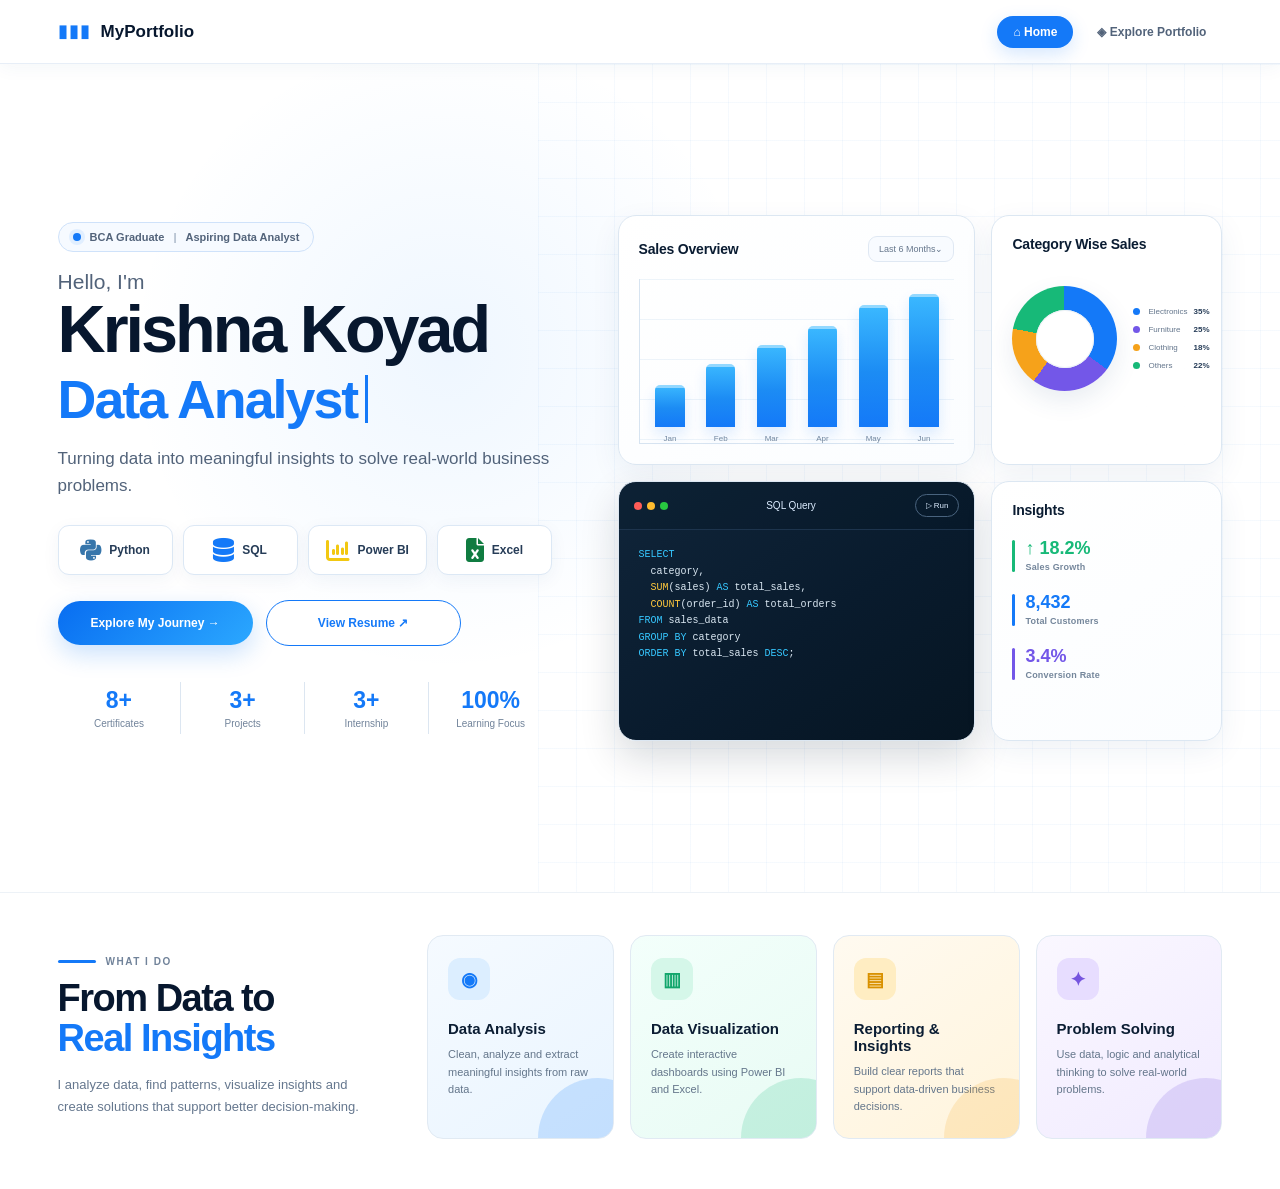
<file: index.html>
<!DOCTYPE html>
<html lang="en">

<head>
    <meta charset="UTF-8">
    <meta name="viewport" content="width=device-width, initial-scale=1.0">

    <title>Data Analyst Portfolio</title>

    <link rel="stylesheet" href="css/style.css">
    <link rel="stylesheet"
      href="https://cdnjs.cloudflare.com/ajax/libs/font-awesome/6.7.2/css/all.min.css">
</head>

<body class="welcome-page">

    <!-- =========================
         TOP NAVIGATION
    ========================== -->

    <header class="top-header">

        <a href="index.html" class="logo">
            <span class="logo-icon">▮▮▮</span>
            <span>MyPortfolio</span>
        </a>

        <nav class="navbar">

            <a href="index.html" class="nav-link active">
                ⌂ Home
            </a>

            <a href="analytics.html" class="nav-link">
    ◈ Explore Portfolio
</a>
        </nav>

    </header>


    <!-- =========================
         WELCOME / HOME
    ========================== -->

    <main>

       <section id="home" class="hero-section">

    <!-- LEFT HERO CONTENT -->

    <div class="hero-content">

        <div class="hero-badge">
            <span></span>
            BCA Graduate
            <b>|</b>
            Aspiring Data Analyst
        </div>

        <p class="hero-hello">
            Hello, I'm
        </p>

        <h1>
            Krishna Koyad
        </h1>

        <h2>
            Data Analyst<span class="typing-line"></span>
        </h2>

        <p class="hero-description">
            Turning data into meaningful insights to solve
            real-world business problems.
        </p>


        <!-- TOOLS -->

        <div class="hero-tools">

    <div class="hero-tool">
        <i class="fa-brands fa-python python-logo"></i>
        Python
    </div>

    <div class="hero-tool">
        <i class="fa-solid fa-database sql-logo"></i>
        SQL
    </div>

    <div class="hero-tool">
        <i class="fa-solid fa-chart-column powerbi-logo"></i>
        Power BI
    </div>

    <div class="hero-tool">
        <i class="fa-solid fa-file-excel excel-logo"></i>
        Excel
    </div>

</div>
        <!-- BUTTONS -->

        <div class="hero-buttons">

            <a href="analytics.html"
               class="primary-btn">
                Explore My Journey →
            </a>

            <a href="resume.pdf"
               target="_blank"
               class="secondary-btn">
                View Resume ↗
            </a>

        </div>


        <!-- QUICK STATS -->

        <div class="hero-stats">

            <div>
                <strong>8+</strong>
                <span>Certificates</span>
            </div>

            <div>
                <strong>3+</strong>
                <span>Projects</span>
            </div>

            <div>
                <strong>3+</strong>
                <span>Internship</span>
            </div>

            <div>
                <strong>100%</strong>
                <span>Learning Focus</span>
            </div>

        </div>

    </div>


    <!-- RIGHT ANALYTICS DASHBOARD -->

    <div class="hero-dashboard">

        <!-- SALES CHART -->

        <div class="dashboard-card sales-card">

            <div class="dashboard-card-header">
                <h3>Sales Overview</h3>
                <span>Last 6 Months⌄</span>
            </div>

            <div class="sales-chart">

                <div class="sales-bar">
                    <span style="height: 28%;"></span>
                    <small>Jan</small>
                </div>

                <div class="sales-bar">
                    <span style="height: 42%;"></span>
                    <small>Feb</small>
                </div>

                <div class="sales-bar">
                    <span style="height: 55%;"></span>
                    <small>Mar</small>
                </div>

                <div class="sales-bar">
                    <span style="height: 68%;"></span>
                    <small>Apr</small>
                </div>

                <div class="sales-bar">
                    <span style="height: 82%;"></span>
                    <small>May</small>
                </div>

                <div class="sales-bar">
                    <span style="height: 95%;"></span>
                    <small>Jun</small>
                </div>

            </div>

        </div>


        <!-- CATEGORY CHART -->

        <div class="dashboard-card category-card">

            <h3>Category Wise Sales</h3>

            <div class="category-content">

                <div class="donut-chart"></div>

                <div class="chart-legend">

                    <p>
                        <span class="blue-dot"></span>
                        Electronics
                        <b>35%</b>
                    </p>

                    <p>
                        <span class="purple-dot"></span>
                        Furniture
                        <b>25%</b>
                    </p>

                    <p>
                        <span class="orange-dot"></span>
                        Clothing
                        <b>18%</b>
                    </p>

                    <p>
                        <span class="green-dot"></span>
                        Others
                        <b>22%</b>
                    </p>

                </div>

            </div>

        </div>


        <!-- SQL CARD -->

        <div class="dashboard-card sql-card">

            <div class="sql-header">

                <div>
                    <i></i>
                    <i></i>
                    <i></i>
                </div>

                <span>SQL Query</span>

                <button type="button">
                    ▷ Run
                </button>

            </div>

            <div class="sql-code">

                <p>
                    <span class="sql-keyword">SELECT</span>
                </p>

                <p>
                    &nbsp;&nbsp;category,
                </p>

                <p>
                    &nbsp;&nbsp;<span class="sql-function">SUM</span>(sales)
                    <span class="sql-keyword">AS</span> total_sales,
                </p>

                <p>
                    &nbsp;&nbsp;<span class="sql-function">COUNT</span>(order_id)
                    <span class="sql-keyword">AS</span> total_orders
                </p>

                <p>
                    <span class="sql-keyword">FROM</span> sales_data
                </p>

                <p>
                    <span class="sql-keyword">GROUP BY</span> category
                </p>

                <p>
                    <span class="sql-keyword">ORDER BY</span>
                    total_sales
                    <span class="sql-keyword">DESC</span>;
                </p>

            </div>

        </div>


        <!-- INSIGHTS -->

        <div class="dashboard-card insights-card">

            <h3>Insights</h3>

            <div class="insight-item">

                <strong class="positive">
                    ↑ 18.2%
                </strong>

                <span>
                    Sales Growth
                </span>

            </div>

            <div class="insight-item">

                <strong>
                    8,432
                </strong>

                <span>
                    Total Customers
                </span>

            </div>

            <div class="insight-item">

                <strong class="purple">
                    3.4%
                </strong>

                <span>
                    Conversion Rate
                </span>

            </div>

        </div>

    </div>

</section>
<!-- =====================================
     WHAT I DO
====================================== -->

<section class="what-i-do-section">

    <div class="what-intro">

        <div class="what-label">
            <span></span>
            WHAT I DO
        </div>

        <h2>
            From Data to
            <span>Real Insights</span>
        </h2>

        <p>
            I analyze data, find patterns, visualize insights
            and create solutions that support better
            decision-making.
        </p>

    </div>


    <div class="what-cards">

        <div class="what-card analysis-card">

            <div class="what-icon">
                ◉
            </div>

            <h3>Data Analysis</h3>

            <p>
                Clean, analyze and extract meaningful
                insights from raw data.
            </p>

        </div>


        <div class="what-card visualization-card">

            <div class="what-icon">
                ▥
            </div>

            <h3>Data Visualization</h3>

            <p>
                Create interactive dashboards using
                Power BI and Excel.
            </p>

        </div>


        <div class="what-card reporting-card">

            <div class="what-icon">
                ▤
            </div>

            <h3>Reporting & Insights</h3>

            <p>
                Build clear reports that support
                data-driven business decisions.
            </p>

        </div>


        <div class="what-card problem-card">

            <div class="what-icon">
                ✦
            </div>

            <h3>Problem Solving</h3>

            <p>
                Use data, logic and analytical thinking
                to solve real-world problems.
            </p>

        </div>

    </div>

</section>
    </main>

</body>

</html>
</file>
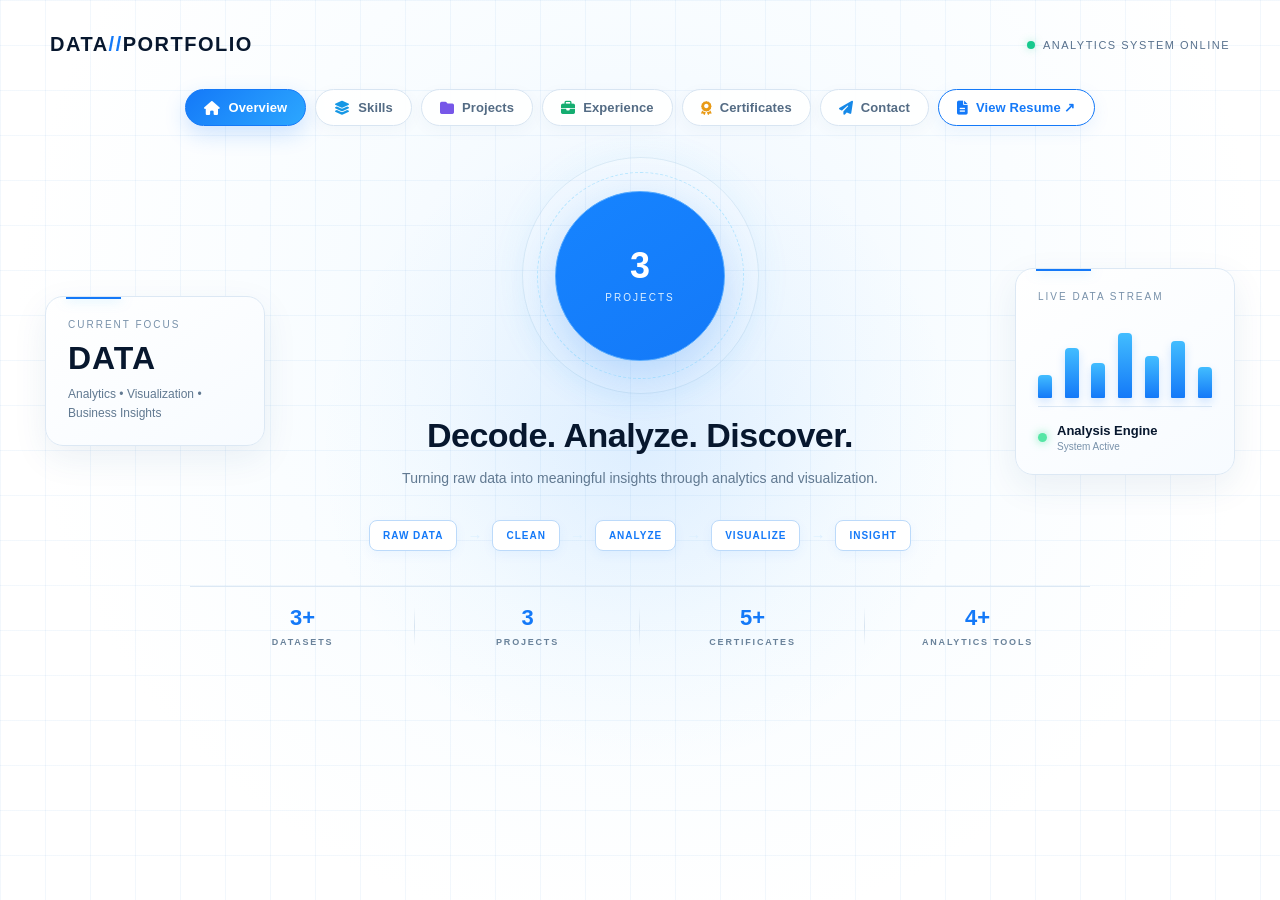
<file: analytics.html>
<!DOCTYPE html>
<html lang="en">

<head>
    <meta charset="UTF-8">

    <meta name="viewport"
          content="width=device-width, initial-scale=1.0">

    <title>Data Analytics Portfolio</title>

    <link rel="stylesheet"
          href="css/analytics.css">
          <link rel="stylesheet"
      href="https://cdnjs.cloudflare.com/ajax/libs/font-awesome/6.7.2/css/all.min.css">
</head>

<body>

    <!-- =====================================
         ANALYTICS COMMAND CENTER
    ====================================== -->

    <main class="analytics-page">

        <div class="analytics-grid"></div>

        <!-- TOP HEADER -->
        <header class="analytics-header">

            <div class="analytics-logo">
                DATA<span>//</span>PORTFOLIO
            </div>

            <div class="system-status">
                <span class="status-dot"></span>
                ANALYTICS SYSTEM ONLINE
            </div>

        </header>


        <!-- NAVIGATION -->
      <nav class="analytics-nav">

    <button class="nav-btn active"
            data-section="overview">
        <i class="fa-solid fa-house"></i>
        Overview
    </button>

    <button class="nav-btn"
            data-section="skills">
        <i class="fa-solid fa-layer-group"></i>
        Skills
    </button>

    <button class="nav-btn"
            data-section="projects">
        <i class="fa-solid fa-folder"></i>
        Projects
    </button>

    <button class="nav-btn"
            data-section="experience">
        <i class="fa-solid fa-briefcase"></i>
        Experience
    </button>

    <button class="nav-btn"
            data-section="certificates">
        <i class="fa-solid fa-award"></i>
        Certificates
    </button>

    <button class="nav-btn"
            data-section="contact">
        <i class="fa-solid fa-paper-plane"></i>
        Contact
    </button>

    <a href="resume.pdf"
       class="nav-btn resume-btn"
       target="_blank">
        <i class="fa-solid fa-file-lines"></i>
        View Resume ↗
    </a>

</nav>

        <!-- MAIN WORKSPACE -->
       <section class="command-center"
         id="overview-section">

            <div class="left-panel">

                <p>Current Focus</p>

                <h2>DATA</h2>

                <span>
                    Analytics • Visualization • Business Insights
                </span>

            </div>


            <div class="analytics-core">

                <div class="core-circle">

                    <strong>3</strong>

                    <span>PROJECTS</span>

                </div>

                <h1>
                    Decode. Analyze. Discover.
                </h1>

                <p>
                    Turning raw data into meaningful insights
                    through analytics and visualization.
                </p>
                <div class="data-pipeline">

    <div class="pipeline-step">
        RAW DATA
    </div>

    <span class="pipeline-arrow">→</span>

    <div class="pipeline-step">
        CLEAN
    </div>

    <span class="pipeline-arrow">→</span>

    <div class="pipeline-step">
        ANALYZE
    </div>

    <span class="pipeline-arrow">→</span>

    <div class="pipeline-step">
        VISUALIZE
    </div>

    <span class="pipeline-arrow">→</span>

    <div class="pipeline-step">
        INSIGHT
    </div>

</div>

            </div>


            <div class="right-panel">

    <p>Live Data Stream</p>

    <div class="live-chart">

        <span></span>
        <span></span>
        <span></span>
        <span></span>
        <span></span>
        <span></span>
        <span></span>

    </div>

    <div class="engine-status">

        <span class="engine-dot"></span>

        <div>
            <h3>Analysis Engine</h3>
            <small>System Active</small>
        </div>

    </div>

</div>
        </section>
        <!-- =====================================
     SKILLS SECTION
====================================== -->

<section class="skills-section"
         id="skills-section">

    <div class="skills-heading">

        <span class="section-code">
            01 // SKILL MATRIX
        </span>

        <h2>Technical Skills</h2>

        <p>
            Technologies and tools I use to transform
            raw data into meaningful business insights.
        </p>

    </div>


   <div class="skills-grid">

    <div class="skill-card">
        <span>01</span>
        <h3>Python</h3>
        <p>Data Analysis & Data Processing</p>
    </div>

    <div class="skill-card">
        <span>02</span>
        <h3>SQL</h3>
        <p>Database Queries & Data Extraction</p>
    </div>

    <div class="skill-card">
        <span>03</span>
        <h3>Power BI</h3>
        <p>Dashboards & Data Visualization</p>
    </div>

    <div class="skill-card">
        <span>04</span>
        <h3>Excel</h3>
        <p>Data Analysis & Reporting</p>
    </div>

    <div class="skill-card">
        <span>05</span>
        <h3>HTML</h3>
        <p>Web Technologies</p>
    </div>

    <div class="skill-card">
        <span>06</span>
        <h3>CSS</h3>
        <p>Web Technologies</p>
    </div>

    <div class="skill-card">
        <span>07</span>
        <h3>MS Word</h3>
        <p>Documentation & Reporting</p>
    </div>

    <div class="skill-card">
        <span>08</span>
        <h3>PowerPoint</h3>
        <p>Presentations</p>
    </div>

</div>
    <div class="skill-card">
        <span>08</span>
        <h3>PowerPoint</h3>
        <p>Presentations</p>
    </div>

</div>


<!-- PROFESSIONAL SKILLS YAHAN ADD KARO -->

<div class="professional-skills">

    <p class="professional-title">
        PROFESSIONAL SKILLS
    </p>

    <div class="professional-skills-row">

        <div class="professional-skill">
            <span>◆</span>
            Logical Thinking
        </div>

        <div class="professional-skill">
            <span>◆</span>
            Problem Solving
        </div>

        <div class="professional-skill">
            <span>◆</span>
            Good Communication
        </div>

    </div>

</div>


</section>
<!-- =====================================
     PROJECTS SECTION
====================================== -->

<section class="projects-section"
         id="projects-section">

    <div class="projects-grid">

    <!-- PROJECT 01 -->

    <div class="project-card">

        <span class="project-number">01</span>

        <h3>Practical Data Analysis</h3>

        <p>
            Performed practical data analysis tasks to gain
            hands-on experience in analyzing and working with data.
        </p>

        <div class="project-tools">
            <span>Data Analysis</span>
        </div>
        <a href="#"
   class="project-view">
    View Project ↗
</a>

    </div>


    <!-- PROJECT 02 -->

    <div class="project-card">

        <span class="project-number">02</span>

        <h3>Deloitte Data Analytics Job Simulation</h3>

        <p>
            Completed a Deloitte job simulation and gained
            exposure to data analytics and forensic technology concepts.
        </p>

        <div class="project-tools">
            <span>Data Analytics</span>
            <span>Forensic Technology</span>
        </div>
        <a href="#"
   class="project-view">
    View Project ↗
</a>

    </div>


    <!-- PROJECT 03 -->

    <div class="project-card">

        <span class="project-number">03</span>

        <h3>Data Analysis with Python</h3>

        <p>
            Completed practical data analysis work during
            the Maincrafts Technology internship.
        </p>

        <div class="project-tools">
            <span>Python</span>
            <span>Data Analysis</span>
        </div>

<a href="#"
   class="project-view">
    View Project ↗
</a>

    </div>

</div>

</section>
<!-- =====================================
     EXPERIENCE SECTION
====================================== -->

<section class="experience-section"
         id="experience-section">

    <div class="experience-heading">

        <span class="section-code">
            03 // CAREER TIMELINE
        </span>

        <h2>Experience</h2>

        <p>
            My professional journey and practical experience
            across data, technology and business environments.
        </p>

    </div>


    <div class="experience-timeline">

        <div class="experience-card">

            <div class="experience-dot"></div>

            <div class="experience-date">
                PRESENT
            </div>

            <div class="experience-content">

                <span>PROFESSIONAL EXPERIENCE</span>

                <h3>Technical Writer</h3>

                <h4>Data Decors</h4>

                <p>
                    Working in a professional environment while
                    developing analytical, technical and
                    problem-solving skills.
                </p>

            </div>

        </div>


        <div class="experience-card">

            <div class="experience-dot"></div>

            <div class="experience-date">
                INTERNSHIP
            </div>

            <div class="experience-content">

                <span>DATA ANALYTICS</span>

                <h3>Data Analytics Intern</h3>

                <h4>Main Craft Technology</h4>

                <p>
                    Gained practical exposure to data analysis,
                    visualization and analytical workflows.
                </p>

            </div>

        </div>

    </div>

</section>
<!-- =====================================
     CERTIFICATES SECTION
====================================== -->

<section class="certificates-section"
         id="certificates-section">

    <div class="certificates-heading">

        <span class="section-code">
            04 // CREDENTIAL VAULT
        </span>

        <h2>Certificates</h2>

        <p>
            Professional certifications and learning achievements
            supporting my journey in data analytics.
        </p>

    </div>


    <div class="certificates-grid">

    <!-- CERTIFICATE 01 -->
    <div class="certificate-card">
        <span class="certificate-number">01</span>

        <div class="certificate-icon">◈</div>

        <h3>Data Analyst</h3>

        <p>OneRoadmap Skill Certification</p>

        <span class="certificate-date">
            July 26, 2026
        </span>

        <a href="certificates/data-analyst.pdf"
           target="_blank"
           class="certificate-view">
            View Certificate ↗
        </a>
    </div>


    <!-- CERTIFICATE 02 -->
    <div class="certificate-card">
        <span class="certificate-number">02</span>

        <div class="certificate-icon">◈</div>

        <h3>Professional Edge Career Essentials</h3>

        <p>NIIT Foundation • Supported by Infosys Foundation</p>

        <span class="certificate-date">
            February 20, 2026
        </span>

        <a href="certificates/career-essentials.pdf"
           target="_blank"
           class="certificate-view">
            View Certificate ↗
        </a>
    </div>


    <!-- CERTIFICATE 03 -->
    <div class="certificate-card">
        <span class="certificate-number">03</span>

        <div class="certificate-icon">◈</div>

        <h3>Web Development Internship</h3>

        <p>Unstop Tech Fair 2025 • Geeks Kepler</p>

        <a href="certificates/web-development.pdf"
           target="_blank"
           class="certificate-view">
            View Certificate ↗
        </a>
    </div>


    <!-- CERTIFICATE 04 -->
    <div class="certificate-card">
        <span class="certificate-number">04</span>

        <div class="certificate-icon">◈</div>

        <h3>QuizOff 2026</h3>

        <p>India's Biggest AI Quiz • CampusCrew</p>

        <span class="certificate-date">
            July 19, 2026
        </span>

        <a href="certificates/quizoff-2026.pdf"
           target="_blank"
           class="certificate-view">
            View Certificate ↗
        </a>
    </div>


    <!-- CERTIFICATE 05 -->
    <div class="certificate-card">
        <span class="certificate-number">05</span>

        <div class="certificate-icon">◈</div>

        <h3>Unstop Quizverse 2026</h3>

        <p>Certificate of Participation • Unstop</p>

        <a href="certificates/unstop-quizverse.pdf"
           target="_blank"
           class="certificate-view">
            View Certificate ↗
        </a>
    </div>


    <!-- CERTIFICATE 06 -->
    <div class="certificate-card">
        <span class="certificate-number">06</span>

        <div class="certificate-icon">◈</div>

        <h3>Data Analysis with Python</h3>

        <p>Maincrafts Technology • Internship</p>

        <span class="certificate-date">
            June 24 – July 09, 2026
        </span>

        <a href="certificates/maincrafts-internship.pdf"
           target="_blank"
           class="certificate-view">
            View Certificate ↗
        </a>
    </div>


    <!-- CERTIFICATE 07 -->
    <div class="certificate-card">
        <span class="certificate-number">07</span>

        <div class="certificate-icon">◈</div>

        <h3>Deloitte Data Analytics Job Simulation</h3>

        <p>Deloitte • Forage</p>

        <span class="certificate-date">
            July 09, 2026
        </span>

        <a href="certificates/deloitte-data-analytics.pdf"
           target="_blank"
           class="certificate-view">
            View Certificate ↗
        </a>
    </div>


    <!-- CERTIFICATE 08 -->
    <div class="certificate-card">
        <span class="certificate-number">08</span>

        <div class="certificate-icon">◈</div>

        <h3>Data Visualisation: Empowering Business with Effective Insights</h3>

        <p>TATA • Forage</p>

        <span class="certificate-date">
            July 26, 2026
        </span>

        <a href="certificates/tata-data-visualisation.pdf"
           target="_blank"
           class="certificate-view">
            View Certificate ↗
        </a>
    </div>

</div>
</section>
<!-- =====================================
     CONTACT SECTION
====================================== -->

<section class="contact-section"
         id="contact-section">

    <div class="contact-heading">

        <span class="section-code">
            05 // CONNECT
        </span>

        <h2>Let's Connect</h2>

        <p>
            Have an opportunity, project or idea?
            Feel free to get in touch with me.
        </p>

    </div>


    <div class="contact-grid">

        <div class="contact-card">

            <span>01</span>

            <h3>Email</h3>

            <p>Let's discuss opportunities and projects.</p>

            <a href="mailto:koyadkrishna360@gmail.com">
    Send Email →
</a>

        </div>


        <div class="contact-card">

            <span>02</span>

            <h3>LinkedIn</h3>

            <p>Connect with me professionally.</p>

           <a href="https://www.linkedin.com/in/krishna-singh-73714a350"
   target="_blank"
   rel="noopener noreferrer">
    View LinkedIn →
</a>

        </div>


        <div class="contact-card">

            <span>03</span>

            <h3>GitHub</h3>

            <p>Explore my projects and code.</p>

           <a href="https://github.com/krishnakoyad-code"
   target="_blank"
   rel="noopener noreferrer">
    View GitHub →
</a>
        </div>
        <div class="contact-card">
    <span>PHONE</span>
    <h3>+91 9548934490</h3>

    <a href="tel:+919548934490">
        Call Me →
    </a>
</div>

    </div>

</section>
        <!-- ANALYTICS STATS -->

<section class="analytics-stats">

    <div class="stat-item">
        <strong>3+</strong>
        <span>DATASETS</span>
    </div>

    <div class="stat-item">
        <strong>3</strong>
        <span>PROJECTS</span>
    </div>

    <div class="stat-item">
        <strong>5+</strong>
        <span>CERTIFICATES</span>
    </div>

    <div class="stat-item">
        <strong>4+</strong>
        <span>ANALYTICS TOOLS</span>
    </div>

</section>

    </main>


    <script src="js/analytics.js"></script>

</body>

</html>
</file>
<file: css/style.css>
/* =========================================
   RESET
========================================= */

* {
    margin: 0;
    padding: 0;
    box-sizing: border-box;
}

html {
    scroll-behavior: smooth;
}

body {
    font-family: Arial, Helvetica, sans-serif;
}

.welcome-page {
    min-height: 100vh;
    background: #ffffff;
    color: #07172e;
}


/* =========================================
   TOP NAVIGATION
========================================= */

.top-header {
    width: 100%;
    height: 72px;

    display: flex;
    align-items: center;
    justify-content: space-between;

    padding: 0 5%;

    background: rgba(255, 255, 255, 0.96);

    border-bottom: 1px solid #e7eef7;

    position: relative;
    z-index: 20;
}


/* LOGO */

.logo {
    display: flex;
    align-items: center;
    gap: 10px;

    text-decoration: none;

    font-size: 18px;
    font-weight: 800;

    color: #07172e;
}

.logo-icon {
    color: #1479f8;

    font-size: 20px;
}


/* NAVIGATION */

.navbar {
    display: flex;
    align-items: center;
    gap: 12px;
}

.nav-link {
    padding: 10px 17px;

    border-radius: 25px;

    text-decoration: none;

    font-size: 13px;
    font-weight: 600;

    color: #52637a;

    transition: 0.25s ease;
}

.nav-link:hover {
    color: #1479f8;

    background: #eef6ff;
}

.nav-link.active {
    color: #ffffff;

    background: #1479f8;

    box-shadow: 0 7px 20px rgba(20, 121, 248, 0.22);
}


/* =========================================
   HERO SECTION
========================================= */

.hero-section {
    position: relative;

    width: 100%;
    min-height: calc(100vh - 72px);

    padding: 55px 5% 45px;

    display: grid;
    grid-template-columns: 0.92fr 1.08fr;

    align-items: center;
    gap: 55px;

    overflow: hidden;

    background:
        radial-gradient(
            circle at 35% 35%,
            rgba(45, 148, 255, 0.08),
            transparent 32%
        ),
        #ffffff;
}


/* BACKGROUND GRID */

.hero-section::before {
    content: "";

    position: absolute;

    right: 0;
    top: 0;

    width: 58%;
    height: 100%;

    background-image:
        linear-gradient(
            rgba(34, 125, 220, 0.045) 1px,
            transparent 1px
        ),
        linear-gradient(
            90deg,
            rgba(34, 125, 220, 0.045) 1px,
            transparent 1px
        );

    background-size: 38px 38px;

    pointer-events: none;
}


/* =========================================
   LEFT CONTENT
========================================= */

.hero-content {
    position: relative;
    z-index: 2;
}


/* BADGE */

.hero-badge {
    width: fit-content;

    display: flex;
    align-items: center;
    gap: 9px;

    padding: 8px 14px;

    margin-bottom: 18px;

    border-radius: 30px;

    border: 1px solid #cfe2fa;

    background: #f6faff;

    font-size: 11px;
    font-weight: 600;

    color: #52637a;
}

.hero-badge > span {
    width: 8px;
    height: 8px;

    border-radius: 50%;

    background: #1479f8;

    box-shadow: 0 0 0 4px rgba(20, 121, 248, 0.09);
}

.hero-badge b {
    color: #a7b5c6;
}


/* INTRO */

.hero-hello {
    margin-bottom: 3px;

    font-size: 21px;

    color: #52637a;
}

.hero-content h1 {
    font-size: clamp(48px, 5vw, 76px);

    line-height: 0.98;

    letter-spacing: -3px;

    color: #07172e;
}

.hero-content h2 {
    display: flex;
    align-items: center;

    margin-top: 10px;

    font-size: clamp(38px, 4vw, 62px);

    line-height: 1;

    letter-spacing: -2px;

    color: #1479f8;
}


/* CURSOR */

.typing-line {
    display: inline-block;

    width: 3px;
    height: 48px;

    margin-left: 8px;

    background: #1479f8;

    animation: cursorBlink 0.8s infinite;
}

@keyframes cursorBlink {

    0%,
    50% {
        opacity: 1;
    }

    51%,
    100% {
        opacity: 0;
    }
}


/* DESCRIPTION */

.hero-description {
    max-width: 520px;

    margin-top: 19px;

    font-size: 17px;
    line-height: 1.6;

    color: #52637a;
}


/* =========================================
   TOOLS
========================================= */

.hero-tools {
    display: flex;
    flex-wrap: wrap;

    gap: 10px;

    margin-top: 25px;
}

.hero-tool {
    min-width: 105px;

    display: flex;
    align-items: center;
    justify-content: center;

    gap: 8px;

    padding: 11px 15px;

    border-radius: 11px;

    border: 1px solid #dce8f5;

    background: #ffffff;

    box-shadow: 0 5px 18px rgba(20, 65, 110, 0.05);

    font-size: 12px;
    font-weight: 700;

    color: #263c57;

    transition: 0.25s ease;
}

.hero-tool span {
    font-size: 18px;
}

.hero-tool:hover {
    transform: translateY(-3px);

    border-color: #8dc5ff;

    box-shadow: 0 9px 25px rgba(20, 121, 248, 0.11);
}


/* =========================================
   BUTTONS
========================================= */

.hero-buttons {
    display: flex;
    align-items: center;

    gap: 13px;

    margin-top: 25px;
}

.primary-btn,
.secondary-btn {
    min-width: 175px;

    display: inline-flex;
    justify-content: center;
    align-items: center;

    padding: 14px 22px;

    border-radius: 30px;

    text-decoration: none;

    font-size: 12px;
    font-weight: 700;

    transition: 0.3s ease;
}

.primary-btn {
    color: #ffffff;

    background:
        linear-gradient(
            135deg,
            #086df1,
            #2ba8ff
        );

    box-shadow:
        0 9px 25px rgba(14, 119, 241, 0.22);
}

.secondary-btn {
    color: #1479f8;

    background: #ffffff;

    border: 1px solid #1479f8;
}

.primary-btn:hover,
.secondary-btn:hover {
    transform: translateY(-3px);
}


/* =========================================
   HERO STATS
========================================= */

.hero-stats {
    max-width: 560px;

    display: grid;
    grid-template-columns: repeat(4, 1fr);

    margin-top: 36px;
}

.hero-stats > div {
    text-align: center;

    padding: 5px 12px;
}

.hero-stats > div:not(:last-child) {
    border-right: 1px solid #dce6f1;
}

.hero-stats strong {
    display: block;

    font-size: 23px;

    color: #1479f8;
}

.hero-stats span {
    display: block;

    margin-top: 4px;

    font-size: 10px;

    color: #71839a;
}


/* =========================================
   RIGHT DASHBOARD
========================================= */

.hero-dashboard {
    position: relative;
    z-index: 2;

    display: grid;

    grid-template-columns: 1.55fr 1fr;

    grid-template-rows: 235px 245px;

    gap: 14px;
}


/* DASHBOARD CARD */

.dashboard-card {
    position: relative;

    border-radius: 17px;

    border: 1px solid #e3ebf4;

    background: rgba(255, 255, 255, 0.96);

    box-shadow:
        0 14px 40px rgba(35, 80, 125, 0.09);

    overflow: hidden;
}

.dashboard-card h3 {
    font-size: 14px;

    color: #0a1c32;
}


/* =========================================
   SALES CARD
========================================= */

.sales-card {
    padding: 20px;
}

.dashboard-card-header {
    display: flex;
    justify-content: space-between;
    align-items: center;
}

.dashboard-card-header span {
    padding: 7px 10px;

    border: 1px solid #dfe8f3;

    border-radius: 9px;

    font-size: 9px;

    color: #65768b;
}


/* SALES CHART */

.sales-chart {
    height: 165px;

    margin-top: 17px;

    display: flex;
    align-items: flex-end;
    justify-content: space-around;

    gap: 10px;

    padding: 15px 10px 0;

    border-left: 1px solid #dce6f0;
    border-bottom: 1px solid #dce6f0;

    background-image:
        linear-gradient(
            #edf3f8 1px,
            transparent 1px
        );

    background-size: 100% 40px;
}

.sales-bar {
    height: 100%;

    flex: 1;

    display: flex;
    flex-direction: column;
    justify-content: flex-end;
    align-items: center;
}

.sales-bar span {
    width: 72%;

    min-height: 20px;

    border-radius: 5px 5px 0 0;

    background:
        linear-gradient(
            180deg,
            #31b6ff,
            #1479f8
        );

    box-shadow:
        0 5px 12px rgba(20, 121, 248, 0.15);
}

.sales-bar small {
    margin-top: 7px;

    font-size: 8px;

    color: #77899e;
}


/* =========================================
   CATEGORY CARD
========================================= */

.category-card {
    padding: 20px;
}

.category-content {
    height: calc(100% - 35px);

    display: flex;
    align-items: center;

    gap: 16px;
}

.donut-chart {
    flex-shrink: 0;

    width: 105px;
    height: 105px;

    border-radius: 50%;

    background:
        conic-gradient(
            #1479f8 0 35%,
            #7357e8 35% 60%,
            #f6a21a 60% 78%,
            #17b978 78% 100%
        );

    position: relative;
}

.donut-chart::after {
    content: "";

    position: absolute;

    width: 58px;
    height: 58px;

    top: 50%;
    left: 50%;

    transform: translate(-50%, -50%);

    border-radius: 50%;

    background: #ffffff;
}

.chart-legend {
    width: 100%;
}

.chart-legend p {
    display: grid;

    grid-template-columns: 9px 1fr auto;

    align-items: center;

    gap: 6px;

    margin: 9px 0;

    font-size: 8px;

    color: #63758b;
}

.chart-legend p > span {
    width: 7px;
    height: 7px;

    border-radius: 50%;
}

.chart-legend b {
    color: #263c57;
}

.blue-dot {
    background: #1479f8;
}

.purple-dot {
    background: #7357e8;
}

.orange-dot {
    background: #f6a21a;
}

.green-dot {
    background: #17b978;
}


/* =========================================
   SQL CARD
========================================= */

.sql-card {
    background:
        linear-gradient(
            145deg,
            #102237,
            #071421
        );

    border-color: #172d45;
}

.sql-header {
    height: 48px;

    padding: 0 15px;

    display: flex;
    align-items: center;
    justify-content: space-between;

    border-bottom: 1px solid #1d344d;

    color: #dcecff;
}

.sql-header > div {
    display: flex;
    gap: 5px;
}

.sql-header i {
    width: 8px;
    height: 8px;

    display: block;

    border-radius: 50%;
}

.sql-header i:nth-child(1) {
    background: #ff5c57;
}

.sql-header i:nth-child(2) {
    background: #febc2e;
}

.sql-header i:nth-child(3) {
    background: #28c840;
}

.sql-header > span {
    font-size: 10px;
}

.sql-header button {
    padding: 6px 10px;

    border: 1px solid #49637e;

    border-radius: 15px;

    background: transparent;

    color: #dcecff;

    font-size: 8px;
}

.sql-code {
    padding: 17px 20px;

    font-family: Consolas, monospace;

    font-size: 10px;
    line-height: 1.65;

    color: #d9e5ef;
}

.sql-keyword {
    color: #36c7ff;
}

.sql-function {
    color: #ffc83d;
}


/* =========================================
   INSIGHTS
========================================= */

.insights-card {
    padding: 20px;
}

.insight-item {
    margin-top: 20px;
}

.insight-item strong {
    display: block;

    font-size: 17px;

    color: #1479f8;
}

.insight-item strong.positive {
    color: #17b978;
}

.insight-item strong.purple {
    color: #7357e8;
}

.insight-item span {
    display: block;

    margin-top: 2px;

    font-size: 9px;

    color: #74869b;
}


/* =========================================
   RESPONSIVE
========================================= */

@media (max-width: 1100px) {

    .hero-section {
        grid-template-columns: 1fr;
    }

    .hero-dashboard {
        width: 100%;
        max-width: 800px;

        margin: 20px auto 0;
    }
}


@media (max-width: 700px) {

    .top-header {
        padding: 0 20px;
    }

    .navbar {
        gap: 3px;
    }

    .nav-link {
        padding: 9px 10px;

        font-size: 10px;
    }

    .hero-section {
        padding: 40px 20px;
    }

    .hero-content h1 {
        font-size: 48px;
    }

    .hero-content h2 {
        font-size: 37px;
    }

    .hero-dashboard {
        grid-template-columns: 1fr;
        grid-template-rows: auto;
    }

    .dashboard-card {
        min-height: 230px;
    }

    .hero-stats {
        grid-template-columns: repeat(2, 1fr);

        gap: 20px;
    }

    .hero-stats > div {
        border-right: none !important;
    }
}
/* =========================================
   DEMO MATCH - HERO POLISH
========================================= */

.hero-section {
    min-height: calc(100vh - 72px);

    padding:
        35px 4.5%
        35px 4.5%;

    grid-template-columns:
        0.90fr 1.10fr;

    gap: 65px;
}


/* LEFT SIDE */

.hero-content {
    max-width: 650px;
}

.hero-content h1 {
    font-size: clamp(54px, 5.2vw, 82px);
}

.hero-content h2 {
    font-size: clamp(42px, 4.2vw, 66px);
}

.hero-description {
    max-width: 570px;

    font-size: 17px;
}


/* TOOL BUTTONS */

.hero-tool {
    min-width: 115px;

    padding: 12px 17px;
}


/* MAIN BUTTONS */

.primary-btn,
.secondary-btn {
    min-width: 195px;

    padding: 15px 23px;
}


/* RIGHT DASHBOARD */

.hero-dashboard {
    width: 100%;

    grid-template-columns:
        1.55fr 1fr;

    grid-template-rows:
        250px 260px;

    gap: 16px;
}


/* DASHBOARD CARDS */

.dashboard-card {
    border-radius: 18px;

    box-shadow:
        0 16px 45px
        rgba(35, 80, 125, 0.10);
}
/* =========================================
   WHAT I DO SECTION
========================================= */

.what-i-do-section {
    width: 100%;

    padding: 42px 4.5% 50px;

    display: grid;
    grid-template-columns: 0.85fr 2.15fr;

    gap: 55px;
    align-items: center;

    background: #ffffff;

    border-top: 1px solid #edf2f7;
}


/* =========================================
   LEFT INTRO
========================================= */

.what-label {
    display: flex;
    align-items: center;

    gap: 10px;

    font-size: 10px;
    font-weight: 700;

    letter-spacing: 1.5px;

    color: #71839a;
}

.what-label span {
    width: 38px;
    height: 3px;

    border-radius: 10px;

    background: #1479f8;
}


.what-intro h2 {
    margin-top: 12px;

    font-size: 38px;
    line-height: 1.05;

    letter-spacing: -1.5px;

    color: #07172e;
}

.what-intro h2 span {
    display: block;

    color: #1479f8;
}


.what-intro > p {
    max-width: 390px;

    margin-top: 15px;

    font-size: 13px;
    line-height: 1.7;

    color: #65778e;
}


/* =========================================
   CARDS AREA
========================================= */

.what-cards {
    display: grid;

    grid-template-columns: repeat(4, 1fr);

    gap: 16px;
}


/* CARD */

.what-card {
    position: relative;

    min-height: 190px;

    padding: 22px 20px;

    border-radius: 16px;

    border: 1px solid #e1eaf3;

    overflow: hidden;

    transition: 0.3s ease;
}


/* SOFT DECORATIVE GLOW */

.what-card::after {
    content: "";

    position: absolute;

    width: 120px;
    height: 120px;

    right: -45px;
    bottom: -60px;

    border-radius: 50%;

    opacity: 0.18;
}


/* ICON */

.what-icon {
    width: 42px;
    height: 42px;

    display: flex;
    align-items: center;
    justify-content: center;

    border-radius: 12px;

    font-size: 19px;
    font-weight: 800;
}


/* CARD TEXT */

.what-card h3 {
    margin-top: 20px;

    font-size: 15px;

    color: #0b1d33;
}

.what-card p {
    margin-top: 9px;

    font-size: 11px;
    line-height: 1.6;

    color: #64768b;
}


/* =========================================
   INDIVIDUAL CARD COLORS
========================================= */

/* DATA ANALYSIS */

.analysis-card {
    background:
        linear-gradient(
            145deg,
            #f5faff,
            #eaf5ff
        );
}

.analysis-card .what-icon {
    color: #1479f8;

    background: #dceeff;
}

.analysis-card::after {
    background: #1479f8;
}


/* DATA VISUALIZATION */

.visualization-card {
    background:
        linear-gradient(
            145deg,
            #f3fffb,
            #e8fbf4
        );
}

.visualization-card .what-icon {
    color: #11a66c;

    background: #d5f7e9;
}

.visualization-card::after {
    background: #17b978;
}


/* REPORTING */

.reporting-card {
    background:
        linear-gradient(
            145deg,
            #fffaf0,
            #fff4dc
        );
}

.reporting-card .what-icon {
    color: #d99100;

    background: #ffedc2;
}

.reporting-card::after {
    background: #f5a623;
}


/* PROBLEM SOLVING */

.problem-card {
    background:
        linear-gradient(
            145deg,
            #faf7ff,
            #f1ebff
        );
}

.problem-card .what-icon {
    color: #7655df;

    background: #e7ddff;
}

.problem-card::after {
    background: #7655df;
}


/* =========================================
   CARD HOVER
========================================= */

.what-card:hover {
    transform: translateY(-6px);

    box-shadow:
        0 15px 35px
        rgba(35, 75, 115, 0.10);
}


/* =========================================
   RESPONSIVE
========================================= */

@media (max-width: 1000px) {

    .what-i-do-section {
        grid-template-columns: 1fr;
    }

    .what-cards {
        grid-template-columns: repeat(2, 1fr);
    }
}


@media (max-width: 600px) {

    .what-cards {
        grid-template-columns: 1fr;
    }

    .what-intro h2 {
        font-size: 32px;
    }
}
/* =========================================
   PREMIUM HEADER POLISH
========================================= */

.top-header {
    height: 64px;
    padding: 0 4.5%;

    box-shadow:
        0 3px 18px rgba(35, 75, 115, 0.05);
}

.logo {
    font-size: 17px;
}

.logo-icon {
    font-size: 17px;
    letter-spacing: 2px;
}

.navbar {
    gap: 8px;
}

.nav-link {
    padding: 9px 16px;
    font-size: 12px;
}

.nav-link.active {
    box-shadow:
        0 6px 18px rgba(20, 121, 248, 0.18);
}
/* =========================================
   CLEAN TOOL ICONS
========================================= */

.tool-icon {
    width: 27px;
    height: 27px;

    display: inline-flex;
    align-items: center;
    justify-content: center;

    border-radius: 7px;

    font-size: 9px !important;
    font-weight: 800;
}

.python-icon {
    color: #1267b1;
    background: #e4f2ff;
}

.sql-icon {
    color: #0877bd;
    background: #e1f4ff;
}

.powerbi-icon {
    color: #9b7200;
    background: #fff0b8;
}

.excel-icon {
    color: #08783f;
    background: #dff5e8;
}
/* REAL TOOL ICONS */

.hero-tool i {
    font-size: 24px;
}

.python-logo {
    color: #3776ab;
}

.sql-logo {
    color: #1479f8;
}

.powerbi-logo {
    color: #f2c811;
}

.excel-logo {
    color: #107c41;
}
/* =========================================
   DASHBOARD PREMIUM POLISH
========================================= */

/* ALL DASHBOARD CARDS */

.dashboard-card {
    border: 1px solid #dce7f2;

    box-shadow:
        0 10px 30px rgba(31, 73, 125, 0.07);

    transition:
        transform 0.3s ease,
        box-shadow 0.3s ease,
        border-color 0.3s ease;
}

.dashboard-card:hover {
    transform: translateY(-4px);

    border-color: #c4dcf5;

    box-shadow:
        0 18px 42px rgba(31, 73, 125, 0.12);
}


/* =========================================
   SALES CHART
========================================= */

.sales-card {
    background:
        linear-gradient(
            145deg,
            #ffffff 0%,
            #fbfdff 100%
        );
}

.sales-chart {
    border-left-color: #d7e4f1;
    border-bottom-color: #d7e4f1;

    background-image:
        linear-gradient(
            rgba(37, 116, 190, 0.08) 1px,
            transparent 1px
        );
}

.sales-bar span {
    position: relative;

    background:
        linear-gradient(
            180deg,
            #3bb9ff 0%,
            #1c8cf4 55%,
            #1479f8 100%
        );

    box-shadow:
        0 7px 14px rgba(20, 121, 248, 0.14);

    transition:
        transform 0.25s ease,
        filter 0.25s ease;
}

.sales-bar span::before {
    content: "";

    position: absolute;

    top: 0;
    left: 0;

    width: 100%;
    height: 3px;

    border-radius: 5px;

    background: rgba(255, 255, 255, 0.45);
}

.sales-bar:hover span {
    transform: translateY(-4px);

    filter: brightness(1.05);
}


/* =========================================
   CATEGORY DONUT
========================================= */

.donut-chart {
    box-shadow:
        0 10px 25px rgba(35, 80, 125, 0.10);

    transition: transform 0.35s ease;
}

.category-card:hover .donut-chart {
    transform: rotate(8deg) scale(1.04);
}

.donut-chart::after {
    box-shadow:
        inset 0 0 0 1px #edf2f7;
}


/* =========================================
   SQL PANEL
========================================= */

.sql-card {
    background:
        linear-gradient(
            145deg,
            #10253a 0%,
            #091b2d 55%,
            #061522 100%
        );

    box-shadow:
        0 16px 38px rgba(6, 25, 43, 0.16);
}

.sql-card:hover {
    border-color: #254866;

    box-shadow:
        0 20px 45px rgba(6, 25, 43, 0.22);
}

.sql-header {
    background: rgba(5, 18, 30, 0.18);
}

.sql-header button {
    cursor: pointer;

    transition: 0.25s ease;
}

.sql-header button:hover {
    color: #ffffff;

    border-color: #47bfff;

    background: rgba(42, 160, 225, 0.12);
}

.sql-code {
    color: #dce9f4;
}


/* =========================================
   INSIGHTS CARD
========================================= */

.insights-card {
    background:
        linear-gradient(
            145deg,
            #ffffff,
            #fbfdff
        );
}

.insight-item {
    position: relative;

    padding-left: 13px;
}

.insight-item::before {
    content: "";

    position: absolute;

    left: 0;
    top: 2px;

    width: 3px;
    height: 32px;

    border-radius: 5px;

    background: #1479f8;
}

.insight-item:first-of-type::before {
    background: #17b978;
}

.insight-item:last-child::before {
    background: #7357e8;
}

.insight-item strong {
    font-size: 18px;
}

.insight-item span {
    margin-top: 3px;

    font-size: 9px;
    font-weight: 600;

    letter-spacing: 0.2px;
}


/* =========================================
   DASHBOARD HEADINGS
========================================= */

.dashboard-card h3 {
    font-weight: 800;

    letter-spacing: -0.2px;
}

.dashboard-card-header > span {
    background: #f8fbff;
}
</file>
<file: css/analytics.css>
/* =========================================
   ANALYTICS COMMAND CENTER
   BASE + BACKGROUND
========================================= */

* {
    margin: 0;
    padding: 0;
    box-sizing: border-box;
}

html,
body {
    width: 100%;
    min-height: 100%;
}

body {
    font-family: Arial, Helvetica, sans-serif;
    background: #030b13;
    color: #eef7ff;
    overflow-x: hidden;
}


/* MAIN PAGE */

.analytics-page {
    position: relative;

    width: 100%;
    min-height: 100vh;

    overflow: hidden;

    padding: 25px 45px;

    background:
        radial-gradient(
            circle at 50% 35%,
            #12304d 0%,
            #081a2b 32%,
            #04101b 60%,
            #02080e 100%
        );
}


/* BACKGROUND GRID */

.analytics-grid {
    position: absolute;

    top: 0;
    left: 0;

    width: 100%;
    height: 100%;

    background-image:

        linear-gradient(
            rgba(80, 170, 230, 0.06) 1px,
            transparent 1px
        ),

        linear-gradient(
            90deg,
            rgba(80, 170, 230, 0.06) 1px,
            transparent 1px
        );

    background-size: 45px 45px;

    pointer-events: none;

    z-index: 0;
}


/* SOFT CENTER LIGHT */

.analytics-page::before {
    content: "";

    position: absolute;

    width: 650px;
    height: 650px;

    top: 50%;
    left: 50%;

    transform: translate(-50%, -50%);

    border-radius: 50%;

    background:
        radial-gradient(
            circle,
            rgba(40, 145, 220, 0.12),
            rgba(20, 80, 130, 0.04) 45%,
            transparent 70%
        );

    pointer-events: none;
}


/* KEEP CONTENT ABOVE BACKGROUND */

.analytics-header,
.analytics-nav,
.command-center {
    position: relative;
    z-index: 2;
}
/* =========================================
   HEADER
========================================= */

.analytics-header {
    width: 100%;

    display: flex;
    align-items: center;
    justify-content: space-between;

    padding: 8px 5px;
}


/* LOGO */

.analytics-logo {
    font-size: 20px;
    font-weight: 800;

    letter-spacing: 1.5px;

    color: #ffffff;
}

.analytics-logo span {
    color: #55c8ff;
}


/* SYSTEM STATUS */

.system-status {
    display: flex;
    align-items: center;
    gap: 8px;

    font-size: 11px;
    letter-spacing: 1.5px;

    color: #8da8bd;
}


/* GREEN ONLINE DOT */

.status-dot {
    width: 8px;
    height: 8px;

    border-radius: 50%;

    background: #55e6a5;

    box-shadow:
        0 0 8px rgba(85, 230, 165, 0.7);
}


/* =========================================
   NAVIGATION
========================================= */

.analytics-nav {
    width: 100%;

    display: flex;
    justify-content: center;
    align-items: center;

    gap: 9px;

    margin-top: 25px;
}


/* NAV BUTTON */

.nav-btn {
    padding: 10px 18px;

    border-radius: 30px;

    border:
        1px solid rgba(85, 150, 200, 0.25);

    background:
        rgba(8, 27, 44, 0.7);

    color: #91abc0;

    font-size: 13px;

    cursor: pointer;

    transition: 0.3s ease;
}


/* HOVER */

.nav-btn:hover {
    color: #ffffff;

    border-color:
        rgba(90, 190, 255, 0.7);

    background:
        rgba(30, 90, 135, 0.35);

    transform: translateY(-2px);
}


/* ACTIVE BUTTON */

.nav-btn.active {
    background: #eaf7ff;

    color: #071421;

    border-color: #ffffff;

    box-shadow:
        0 0 20px rgba(80, 180, 255, 0.15);
}
/* =========================================
   MAIN COMMAND CENTER
========================================= */

.command-center {
    width: 100%;
    max-width: 1250px;

    margin: 55px auto 0;

    display: grid;
    grid-template-columns: 220px 1fr 220px;

    align-items: center;
    gap: 35px;
}


/* =========================================
   CENTER ANALYTICS CORE
========================================= */

.analytics-core {
    min-height: 380px;

    display: flex;
    flex-direction: column;

    justify-content: center;
    align-items: center;

    text-align: center;
}


/* MAIN CIRCLE */

.core-circle {
    position: relative;

    width: 170px;
    height: 170px;

    display: flex;
    flex-direction: column;

    align-items: center;
    justify-content: center;

    border-radius: 50%;

    background:
        radial-gradient(
            circle,
            #174867 0%,
            #0b263b 45%,
            #061521 70%
        );

    border:
        1px solid rgba(95, 195, 255, 0.55);

    box-shadow:
        0 0 50px rgba(60, 170, 235, 0.16),
        inset 0 0 35px rgba(80, 190, 255, 0.08);
}


/* OUTER ROTATING RING */

.core-circle::before {
    content: "";

    position: absolute;

    width: 205px;
    height: 205px;

    border-radius: 50%;

    border:
        1px dashed rgba(100, 205, 255, 0.4);

    animation:
        rotateCore 14s linear infinite;
}


/* SECOND RING */

.core-circle::after {
    content: "";

    position: absolute;

    width: 235px;
    height: 235px;

    border-radius: 50%;

    border:
        1px solid rgba(75, 145, 195, 0.15);

    box-shadow:
        0 0 35px rgba(70, 175, 240, 0.08);
}


/* NUMBER */

.core-circle strong {
    font-size: 36px;

    color: #ffffff;

    line-height: 1;
}


/* PROJECT TEXT */

.core-circle span {
    margin-top: 8px;

    font-size: 10px;

    letter-spacing: 2px;

    color: #79b9df;
}


/* MAIN HEADING */

.analytics-core h1 {
    margin-top: 55px;

    font-size: 34px;
    font-weight: 700;

    letter-spacing: -0.5px;

    color: #ffffff;
}


/* DESCRIPTION */

.analytics-core > p {
    max-width: 520px;

    margin-top: 12px;

    font-size: 14px;
    line-height: 1.7;

    color: #8da8bd;
}


/* ROTATION */

@keyframes rotateCore {

    from {
        transform: rotate(0deg);
    }

    to {
        transform: rotate(360deg);
    }

}
/* =========================================
   LEFT ANALYTICS PANEL
========================================= */

.left-panel {
    padding: 22px;

    border-radius: 18px;

    background:
        linear-gradient(
            145deg,
            rgba(14, 42, 65, 0.78),
            rgba(5, 20, 33, 0.88)
        );

    border:
        1px solid rgba(80, 160, 215, 0.25);

    backdrop-filter: blur(12px);

    box-shadow:
        inset 0 1px 0 rgba(255, 255, 255, 0.03);

    position: relative;

    overflow: hidden;
}


/* TOP ACCENT LINE */

.left-panel::before {
    content: "";

    position: absolute;

    top: 0;
    left: 20px;

    width: 55px;
    height: 2px;

    background: #58c7ff;

    box-shadow:
        0 0 12px rgba(88, 199, 255, 0.6);
}


/* CURRENT FOCUS */

.left-panel > p {
    font-size: 10px;

    text-transform: uppercase;

    letter-spacing: 2px;

    color: #6f9fbd;
}


/* DATA */

.left-panel h2 {
    margin-top: 10px;

    font-size: 32px;

    letter-spacing: 1px;

    color: #ffffff;
}


/* DESCRIPTION */

.left-panel > span {
    display: block;

    margin-top: 8px;

    font-size: 12px;

    line-height: 1.6;

    color: #91aabd;
}
/* =========================================
   RIGHT LIVE DATA PANEL
========================================= */

.right-panel {
    padding: 22px;

    border-radius: 18px;

    background:
        linear-gradient(
            145deg,
            rgba(14, 42, 65, 0.78),
            rgba(5, 20, 33, 0.88)
        );

    border:
        1px solid rgba(80, 160, 215, 0.25);

    backdrop-filter: blur(12px);

    position: relative;
    overflow: hidden;
}


/* TOP ACCENT */

.right-panel::before {
    content: "";

    position: absolute;

    top: 0;
    left: 20px;

    width: 55px;
    height: 2px;

    background: #58c7ff;

    box-shadow:
        0 0 12px rgba(88, 199, 255, 0.6);
}


/* LIVE DATA STREAM TEXT */

.right-panel > p {
    font-size: 10px;

    text-transform: uppercase;

    letter-spacing: 2px;

    color: #6f9fbd;
}


/* =========================================
   LIVE ANIMATED CHART
========================================= */

.live-chart {
    height: 85px;

    margin-top: 20px;

    display: flex;

    align-items: flex-end;

    justify-content: space-between;

    gap: 7px;

    padding-bottom: 8px;

    border-bottom:
        1px solid rgba(90, 150, 190, 0.18);
}


.live-chart span {
    width: 14px;

    border-radius: 4px 4px 1px 1px;

    background:
        linear-gradient(
            to top,
            #246fa7,
            #61d7ff
        );

    box-shadow:
        0 0 10px rgba(75, 190, 255, 0.18);

    animation:
        liveData 1.8s ease-in-out infinite alternate;
}


/* DIFFERENT BAR HEIGHTS */

.live-chart span:nth-child(1) {
    height: 30%;
}

.live-chart span:nth-child(2) {
    height: 65%;
    animation-delay: 0.2s;
}

.live-chart span:nth-child(3) {
    height: 45%;
    animation-delay: 0.4s;
}

.live-chart span:nth-child(4) {
    height: 85%;
    animation-delay: 0.6s;
}

.live-chart span:nth-child(5) {
    height: 55%;
    animation-delay: 0.8s;
}

.live-chart span:nth-child(6) {
    height: 75%;
    animation-delay: 1s;
}

.live-chart span:nth-child(7) {
    height: 40%;
    animation-delay: 1.2s;
}


/* =========================================
   ENGINE STATUS
========================================= */

.engine-status {
    display: flex;

    align-items: center;

    gap: 10px;

    margin-top: 16px;
}


.engine-dot {
    width: 9px;
    height: 9px;

    border-radius: 50%;

    background: #55e6a5;

    box-shadow:
        0 0 10px rgba(85, 230, 165, 0.8);

    animation:
        enginePulse 1.5s ease-in-out infinite;
}


.engine-status h3 {
    font-size: 13px;

    color: #ffffff;
}


.engine-status small {
    display: block;

    margin-top: 3px;

    font-size: 10px;

    color: #7895aa;
}


/* =========================================
   ANIMATIONS
========================================= */

@keyframes liveData {

    0% {
        transform: scaleY(0.55);
        opacity: 0.55;
    }

    100% {
        transform: scaleY(1);
        opacity: 1;
    }

}


@keyframes enginePulse {

    0%,
    100% {
        opacity: 0.5;
    }

    50% {
        opacity: 1;

        box-shadow:
            0 0 16px rgba(85, 230, 165, 1);
    }

}
/* =========================================
   DATA PIPELINE
========================================= */

.data-pipeline {
    margin-top: 30px;

    display: flex;
    align-items: center;
    justify-content: center;

    gap: 10px;

    flex-wrap: wrap;
}


/* PIPELINE BOX */

.pipeline-step {
    position: relative;

    padding: 9px 13px;

    border-radius: 8px;

    border:
        1px solid rgba(80, 170, 225, 0.3);

    background:
        rgba(7, 27, 44, 0.85);

    color: #a9cee5;

    font-size: 10px;
    font-weight: 600;

    letter-spacing: 1px;

    transition: 0.3s ease;
}


/* HOVER EFFECT */

.pipeline-step:hover {
    color: #ffffff;

    border-color: #5bcaff;

    background:
        rgba(30, 100, 145, 0.3);

    box-shadow:
        0 0 18px rgba(70, 190, 255, 0.18);

    transform: translateY(-3px);
}


/* ARROWS */

.pipeline-arrow {
    color: #4388ad;

    font-size: 15px;

    animation:
        pipelineFlow 1.5s ease-in-out infinite;
}


/* ARROW ANIMATION */

@keyframes pipelineFlow {

    0%,
    100% {
        opacity: 0.35;
        transform: translateX(0);
    }

    50% {
        opacity: 1;
        transform: translateX(3px);
    }

}
/* =========================================
   BOTTOM ANALYTICS STATS
========================================= */

.analytics-stats {
    position: relative;
    z-index: 2;

    width: 100%;
    max-width: 900px;

    margin: 25px auto 0;

    display: grid;
    grid-template-columns: repeat(4, 1fr);

    border-top:
        1px solid rgba(75, 145, 190, 0.22);
}


/* EACH STAT */

.stat-item {
    position: relative;

    text-align: center;

    padding: 18px 10px;
}


/* SEPARATOR LINE */

.stat-item:not(:last-child)::after {
    content: "";

    position: absolute;

    right: 0;
    top: 25%;

    width: 1px;
    height: 50%;

    background:
        linear-gradient(
            transparent,
            rgba(80, 170, 220, 0.35),
            transparent
        );
}


/* NUMBER */

.stat-item strong {
    display: block;

    font-size: 22px;
    font-weight: 700;

    color: #ffffff;
}


/* LABEL */

.stat-item span {
    display: block;

    margin-top: 6px;

    font-size: 9px;
    font-weight: 600;

    letter-spacing: 1.8px;

    color: #698ba3;
}


/* HOVER */

.stat-item {
    transition: 0.3s ease;
}

.stat-item:hover {
    transform: translateY(-3px);
}

.stat-item:hover strong {
    color: #62cfff;

    text-shadow:
        0 0 15px rgba(80, 190, 255, 0.35);
}
/* =========================================
   SKILLS SECTION
========================================= */

.skills-section {
    position: relative;
    z-index: 2;

    width: 100%;
    max-width: 1050px;

    margin: 55px auto 0;

    display: none;
}


/* SKILLS HEADING */

.skills-heading {
    text-align: center;
}

.section-code {
    font-size: 10px;
    font-weight: 600;

    letter-spacing: 2.5px;

    color: #58c7ff;
}

.skills-heading h2 {
    margin-top: 10px;

    font-size: 34px;

    color: #ffffff;
}

.skills-heading p {
    max-width: 520px;

    margin: 10px auto 0;

    font-size: 13px;
    line-height: 1.7;

    color: #829eb2;
}


/* SKILLS GRID */

.skills-grid {
    margin-top: 38px;

    display: grid;
    grid-template-columns: repeat(4, 1fr);

    gap: 18px;
}


/* SKILL CARD */

.skill-card {
    position: relative;

    min-height: 145px;

    padding: 22px;

    border-radius: 15px;

    background:
        linear-gradient(
            145deg,
            rgba(14, 42, 65, 0.78),
            rgba(5, 20, 33, 0.9)
        );

    border:
        1px solid rgba(80, 160, 215, 0.25);

    transition: 0.3s ease;
}


/* NUMBER */

.skill-card > span {
    font-size: 10px;

    color: #4d8caf;

    letter-spacing: 1px;
}


/* SKILL NAME */

.skill-card h3 {
    margin-top: 28px;

    font-size: 20px;

    color: #ffffff;
}


/* SKILL DESCRIPTION */

.skill-card p {
    margin-top: 6px;

    font-size: 11px;

    color: #7897ac;
}


/* HOVER */

.skill-card:hover {
    transform: translateY(-6px);

    border-color:
        rgba(88, 199, 255, 0.7);

    box-shadow:
        0 12px 35px rgba(20, 120, 180, 0.12);
}

.skill-card:hover h3 {
    color: #62cfff;
}
/* =========================================
   PROJECTS SECTION
========================================= */

.projects-section {
    position: relative;
    z-index: 2;

    width: 100%;
    max-width: 1100px;

    margin: 55px auto 0;

    display: none;
}


/* PROJECTS HEADING */

.projects-heading {
    text-align: center;
}

.projects-heading h2 {
    margin-top: 10px;

    font-size: 34px;

    color: #ffffff;
}

.projects-heading p {
    max-width: 560px;

    margin: 10px auto 0;

    font-size: 13px;
    line-height: 1.7;

    color: #829eb2;
}


/* PROJECT GRID */

.projects-grid {
    margin-top: 38px;

    display: grid;
    grid-template-columns: repeat(3, 1fr);

    gap: 20px;
}


/* PROJECT CARD */

.project-card {
    position: relative;

    min-height: 220px;

    padding: 25px;

    border-radius: 16px;

    background:
        linear-gradient(
            145deg,
            rgba(14, 42, 65, 0.78),
            rgba(5, 20, 33, 0.92)
        );

    border:
        1px solid rgba(80, 160, 215, 0.25);

    overflow: hidden;

    transition: 0.35s ease;
}


/* TOP GLOW LINE */

.project-card::before {
    content: "";

    position: absolute;

    top: 0;
    left: 25px;

    width: 55px;
    height: 2px;

    background: #58c7ff;

    box-shadow:
        0 0 12px rgba(88, 199, 255, 0.6);
}


/* PROJECT NUMBER */

.project-number {
    font-size: 10px;

    letter-spacing: 2px;

    color: #4f91b8;
}


/* PROJECT TITLE */

.project-card h3 {
    margin-top: 25px;

    font-size: 20px;

    color: #ffffff;
}


/* DESCRIPTION */

.project-card > p {
    margin-top: 10px;

    min-height: 55px;

    font-size: 12px;
    line-height: 1.7;

    color: #829eb2;
}


/* TOOLS */

.project-tools {
    display: flex;
    flex-wrap: wrap;

    gap: 7px;

    margin-top: 20px;
}

.project-tools span {
    padding: 6px 10px;

    border-radius: 20px;

    border:
        1px solid rgba(85, 190, 245, 0.25);

    background:
        rgba(20, 75, 110, 0.25);

    font-size: 9px;
    letter-spacing: 0.7px;

    color: #7fc8ee;
}


/* HOVER */

.project-card:hover {
    transform: translateY(-7px);

    border-color:
        rgba(88, 199, 255, 0.65);

    box-shadow:
        0 15px 40px rgba(15, 110, 170, 0.14);
}

.project-card:hover h3 {
    color: #62cfff;
}
/* =========================================
   EXPERIENCE SECTION
========================================= */

.experience-section {
    position: relative;
    z-index: 2;

    width: 100%;
    max-width: 950px;

    margin: 55px auto 0;

    display: none;
}


/* HEADING */

.experience-heading {
    text-align: center;
}

.experience-heading h2 {
    margin-top: 10px;

    font-size: 34px;

    color: #ffffff;
}

.experience-heading p {
    max-width: 560px;

    margin: 10px auto 0;

    font-size: 13px;
    line-height: 1.7;

    color: #829eb2;
}


/* TIMELINE */

.experience-timeline {
    position: relative;

    margin-top: 40px;

    padding-left: 35px;
}


/* VERTICAL LINE */

.experience-timeline::before {
    content: "";

    position: absolute;

    left: 8px;
    top: 10px;

    width: 1px;
    height: calc(100% - 20px);

    background:
        linear-gradient(
            to bottom,
            #58c7ff,
            rgba(88, 199, 255, 0.08)
        );

    box-shadow:
        0 0 10px rgba(88, 199, 255, 0.25);
}


/* EXPERIENCE CARD */

.experience-card {
    position: relative;

    display: grid;

    grid-template-columns: 110px 1fr;

    gap: 25px;

    padding: 22px 25px;

    margin-bottom: 18px;

    border-radius: 15px;

    border:
        1px solid rgba(80, 160, 215, 0.25);

    background:
        linear-gradient(
            145deg,
            rgba(14, 42, 65, 0.78),
            rgba(5, 20, 33, 0.92)
        );

    transition: 0.3s ease;
}


/* TIMELINE DOT */

.experience-dot {
    position: absolute;

    left: -33px;
    top: 30px;

    width: 12px;
    height: 12px;

    border-radius: 50%;

    background: #58c7ff;

    border: 3px solid #071724;

    box-shadow:
        0 0 14px rgba(88, 199, 255, 0.7);
}


/* DATE */

.experience-date {
    font-size: 10px;
    font-weight: 700;

    letter-spacing: 1.5px;

    color: #58c7ff;

    padding-top: 4px;
}


/* SMALL CATEGORY */

.experience-content > span {
    font-size: 9px;

    letter-spacing: 2px;

    color: #668ba4;
}


/* JOB TITLE */

.experience-content h3 {
    margin-top: 8px;

    font-size: 19px;

    color: #ffffff;
}


/* COMPANY */

.experience-content h4 {
    margin-top: 4px;

    font-size: 12px;
    font-weight: 500;

    color: #70c9f5;
}


/* DESCRIPTION */

.experience-content p {
    margin-top: 10px;

    font-size: 12px;
    line-height: 1.7;

    color: #829eb2;
}


/* HOVER */

.experience-card:hover {
    transform: translateX(6px);

    border-color:
        rgba(88, 199, 255, 0.65);

    box-shadow:
        0 12px 35px rgba(15, 110, 170, 0.12);
}
/* =========================================
   CERTIFICATES SECTION
========================================= */

.certificates-section {
    position: relative;
    z-index: 2;

    width: 100%;
    max-width: 1050px;

    margin: 55px auto 0;

    display: none;
}


/* HEADING */

.certificates-heading {
    text-align: center;
}

.certificates-heading h2 {
    margin-top: 10px;

    font-size: 34px;

    color: #ffffff;
}

.certificates-heading p {
    max-width: 560px;

    margin: 10px auto 0;

    font-size: 13px;
    line-height: 1.7;

    color: #829eb2;
}


/* CERTIFICATE GRID */

.certificates-grid {
    margin-top: 38px;

    display: grid;
    grid-template-columns: repeat(3, 1fr);

    gap: 20px;
}


/* CERTIFICATE CARD */

.certificate-card {
    position: relative;

    min-height: 220px;

    padding: 24px;

    text-align: center;

    border-radius: 16px;

    border:
        1px solid rgba(80, 160, 215, 0.25);

    background:
        linear-gradient(
            145deg,
            rgba(14, 42, 65, 0.78),
            rgba(5, 20, 33, 0.92)
        );

    overflow: hidden;

    transition: 0.35s ease;
}


/* TOP GLOW LINE */

.certificate-card::before {
    content: "";

    position: absolute;

    top: 0;
    left: 50%;

    transform: translateX(-50%);

    width: 55px;
    height: 2px;

    background: #58c7ff;

    box-shadow:
        0 0 12px rgba(88, 199, 255, 0.6);
}


/* CERTIFICATE NUMBER */

.certificate-number {
    position: absolute;

    top: 18px;
    left: 20px;

    font-size: 9px;

    letter-spacing: 1.5px;

    color: #4f91b8;
}


/* ICON */

.certificate-icon {
    width: 48px;
    height: 48px;

    margin: 12px auto 0;

    display: flex;
    align-items: center;
    justify-content: center;

    border-radius: 50%;

    border:
        1px solid rgba(88, 199, 255, 0.4);

    background:
        rgba(25, 90, 130, 0.22);

    color: #61d7ff;

    font-size: 20px;

    box-shadow:
        0 0 20px rgba(70, 180, 240, 0.08);
}


/* CERTIFICATE TITLE */

.certificate-card h3 {
    margin-top: 18px;

    font-size: 18px;

    color: #ffffff;
}


/* DESCRIPTION */

.certificate-card p {
    margin-top: 7px;

    font-size: 11px;

    color: #7897ac;
}


/* VERIFIED */

.certificate-status {
    display: inline-block;

    margin-top: 18px;

    padding: 5px 10px;

    border-radius: 20px;

    border:
        1px solid rgba(85, 230, 165, 0.25);

    background:
        rgba(85, 230, 165, 0.06);

    color: #55e6a5;

    font-size: 8px;
    font-weight: 700;

    letter-spacing: 1.5px;
}


/* HOVER */

.certificate-card:hover {
    transform: translateY(-7px);

    border-color:
        rgba(88, 199, 255, 0.65);

    box-shadow:
        0 15px 40px rgba(15, 110, 170, 0.14);
}

.certificate-card:hover .certificate-icon {
    box-shadow:
        0 0 25px rgba(88, 199, 255, 0.25);
}
/* =========================================
   CONTACT SECTION
========================================= */

.contact-section {
    position: relative;
    z-index: 2;

    width: 100%;
    max-width: 1050px;

    margin: 55px auto 0;

    display: none;
}


/* HEADING */

.contact-heading {
    text-align: center;
}

.contact-heading h2 {
    margin-top: 10px;

    font-size: 34px;

    color: #ffffff;
}

.contact-heading p {
    max-width: 520px;

    margin: 10px auto 0;

    font-size: 13px;
    line-height: 1.7;

    color: #829eb2;
}


/* CONTACT GRID */

.contact-grid {
    margin-top: 38px;

    display: grid;
    grid-template-columns: repeat(3, 1fr);

    gap: 20px;
}


/* CONTACT CARD */

.contact-card {
    position: relative;

    min-height: 200px;

    padding: 25px;

    border-radius: 16px;

    background:
        linear-gradient(
            145deg,
            rgba(14, 42, 65, 0.78),
            rgba(5, 20, 33, 0.92)
        );

    border:
        1px solid rgba(80, 160, 215, 0.25);

    overflow: hidden;

    transition: 0.35s ease;
}


/* TOP GLOW LINE */

.contact-card::before {
    content: "";

    position: absolute;

    top: 0;
    left: 25px;

    width: 55px;
    height: 2px;

    background: #58c7ff;

    box-shadow:
        0 0 12px rgba(88, 199, 255, 0.6);
}


/* NUMBER */

.contact-card > span {
    font-size: 10px;

    letter-spacing: 2px;

    color: #4f91b8;
}


/* TITLE */

.contact-card h3 {
    margin-top: 25px;

    font-size: 20px;

    color: #ffffff;
}


/* DESCRIPTION */

.contact-card p {
    margin-top: 8px;

    font-size: 12px;
    line-height: 1.6;

    color: #829eb2;
}


/* LINK */

.contact-card a {
    display: inline-block;

    margin-top: 22px;

    text-decoration: none;

    font-size: 11px;
    font-weight: 600;

    letter-spacing: 0.5px;

    color: #62cfff;

    transition: 0.3s ease;
}

.contact-card a:hover {
    transform: translateX(5px);

    color: #ffffff;
}


/* CARD HOVER */

.contact-card:hover {
    transform: translateY(-7px);

    border-color:
        rgba(88, 199, 255, 0.65);

    box-shadow:
        0 15px 40px rgba(15, 110, 170, 0.14);
}
/* =========================================
   VIEW RESUME BUTTON
========================================= */

.resume-btn {
    text-decoration: none;

    color: #071421 !important;

    background:
        linear-gradient(
            135deg,
            #eaf7ff,
            #8edcff
        ) !important;

    border:
        1px solid rgba(255, 255, 255, 0.8) !important;

    font-weight: 700;

    box-shadow:
        0 0 18px rgba(88, 199, 255, 0.15);
}


.resume-btn:hover {
    color: #071421 !important;

    transform: translateY(-2px);

    box-shadow:
        0 0 25px rgba(88, 199, 255, 0.35);
}
/* =========================================
   PROFESSIONAL SKILLS
========================================= */

.professional-skills {
    margin-top: 28px;

    padding-top: 20px;

    border-top:
        1px solid rgba(80, 160, 215, 0.18);
}


/* TITLE */

.professional-title {
    text-align: center;

    font-size: 13px;
    font-weight: 700;

    letter-spacing: 2.5px;

    color: #5fa9d1;
}


/* SKILLS ROW */

.professional-skills-row {
    margin-top: 16px;

    display: flex;
    justify-content: center;
    align-items: center;

    gap: 12px;

    flex-wrap: wrap;
}


/* INDIVIDUAL SKILL */

.professional-skill {
    padding: 13px 22px;

    border-radius: 25px;

    border:
        1px solid rgba(80, 170, 225, 0.25);

    background:
        rgba(8, 30, 48, 0.7);

    font-size: 13px;
    font-weight: 600;

    letter-spacing: 0.5px;

    color: #9ab9cc;

    transition: 0.3s ease;
}


/* DIAMOND ICON */

.professional-skill span {
    margin-right: 7px;

    font-size: 7px;

    color: #55e6a5;
}


/* HOVER */

.professional-skill:hover {
    color: #ffffff;

    border-color:
        rgba(88, 199, 255, 0.65);

    background:
        rgba(25, 85, 125, 0.3);

    transform: translateY(-3px);
}
/* =========================================
   CERTIFICATE DATE + VIEW BUTTON
========================================= */

.certificate-date {
    display: block;
    margin-top: 10px;

    font-size: 9px;
    font-weight: 600;
    letter-spacing: 1px;

    color: #6f98b2;
}


/* VIEW CERTIFICATE BUTTON */

.certificate-view {
    display: inline-block;

    margin-top: 18px;
    padding: 9px 15px;

    border-radius: 25px;

    border:
        1px solid rgba(88, 199, 255, 0.3);

    background:
        rgba(20, 75, 110, 0.25);

    color: #78d2ff;

    font-size: 10px;
    font-weight: 700;
    letter-spacing: 0.7px;

    text-decoration: none;

    transition: 0.3s ease;
}


/* HOVER EFFECT */

.certificate-view:hover {
    color: #071421;

    background:
        linear-gradient(
            135deg,
            #eaf7ff,
            #72d3ff
        );

    border-color: #8edcff;

    transform: translateY(-2px);

    box-shadow:
        0 8px 22px rgba(70, 185, 245, 0.18);
}
/* =========================================
   LIGHT THEME - BASE
========================================= */

body {
    background: #ffffff;
    color: #07172e;
}

.analytics-page {
    background:
        radial-gradient(
            circle at 50% 35%,
            rgba(40, 145, 255, 0.08) 0%,
            rgba(235, 247, 255, 0.35) 35%,
            #ffffff 72%
        );
}


/* LIGHT GRID */

.analytics-grid {
    background-image:
        linear-gradient(
            rgba(35, 125, 210, 0.06) 1px,
            transparent 1px
        ),
        linear-gradient(
            90deg,
            rgba(35, 125, 210, 0.06) 1px,
            transparent 1px
        );
}


/* CENTER GLOW */

.analytics-page::before {
    background:
        radial-gradient(
            circle,
            rgba(40, 145, 255, 0.10),
            rgba(80, 175, 255, 0.03) 45%,
            transparent 70%
        );
}


/* =========================================
   HEADER
========================================= */

.analytics-logo {
    color: #07172e;
}

.analytics-logo span {
    color: #1479f8;
}

.system-status {
    color: #58718d;
}

.status-dot {
    background: #16c98d;

    box-shadow:
        0 0 8px rgba(22, 201, 141, 0.35);
}


/* =========================================
   NAVIGATION
========================================= */

.nav-btn {
    color: #536b84;

    background: rgba(255, 255, 255, 0.92);

    border:
        1px solid #d8e5f2;

    box-shadow:
        0 4px 15px rgba(30, 80, 130, 0.04);
}

.nav-btn:hover {
    color: #1479f8;

    background: #f2f8ff;

    border-color: #9dcbfa;

    transform: translateY(-2px);
}

.nav-btn.active {
    color: #ffffff;

    background:
        linear-gradient(
            135deg,
            #1479f8,
            #2ca7ff
        );

    border-color: #1479f8;

    box-shadow:
        0 8px 22px rgba(20, 121, 248, 0.20);
}


/* RESUME BUTTON */

.resume-btn {
    color: #1479f8 !important;

    background: #ffffff !important;

    border:
        1px solid #1479f8 !important;

    box-shadow:
        0 5px 18px rgba(20, 121, 248, 0.08);
}

.resume-btn:hover {
    color: #ffffff !important;

    background:
        linear-gradient(
            135deg,
            #1479f8,
            #2ca7ff
        ) !important;

    box-shadow:
        0 8px 22px rgba(20, 121, 248, 0.18);
}
/* =========================================
   LIGHT THEME - OVERVIEW CONTENT
========================================= */

/* MAIN HEADING */

.command-center h1 {
    color: #07172e;
}

.command-center h1 span {
    color: #1479f8;
}


/* DESCRIPTION */

.command-center > p {
    color: #617991;
}


/* =========================================
   CURRENT FOCUS CARD
========================================= */

.left-panel {
    background:
        linear-gradient(
            145deg,
            #ffffff,
            #f7fbff
        );

    border: 1px solid #dce8f4;

    box-shadow:
        0 12px 35px rgba(30, 80, 130, 0.08);
}

.left-panel::before {
    background: #1479f8;
}

.left-panel > p {
    color: #7891aa;
}

.left-panel h2 {
    color: #07172e;
}

.left-panel span {
    color: #617991;
}


/* =========================================
   CENTER ANALYTICS CORE
========================================= */

.analytics-core {
    background:
        linear-gradient(
            145deg,
            #1684ff,
            #1479f8
        );

    border: 1px solid #55aaff;

    box-shadow:
        0 15px 45px rgba(20, 121, 248, 0.22);
}

.analytics-core strong {
    color: #ffffff;
}

.analytics-core span {
    color: #dcefff;
}


/* OUTER RINGS */

.core-ring-one,
.core-ring-two {
    border-color: rgba(20, 121, 248, 0.20);
}


/* =========================================
   LIVE DATA STREAM
========================================= */

.right-panel {
    background:
        linear-gradient(
            145deg,
            #ffffff,
            #f7fbff
        );

    border: 1px solid #dce8f4;

    box-shadow:
        0 12px 35px rgba(30, 80, 130, 0.08);
}

.right-panel::before {
    background: #1479f8;
}

.right-panel > p {
    color: #7891aa;
}

.live-chart {
    border-bottom-color: #dce8f4;
}

.live-chart span {
    background:
        linear-gradient(
            180deg,
            #42bdff,
            #1479f8
        );

    box-shadow:
        0 4px 10px rgba(20, 121, 248, 0.18);
}

.engine-status {
    border-top-color: #e2ebf4;
}

.engine-status h3 {
    color: #07172e;
}

.engine-status small {
    color: #7891aa;
}


/* =========================================
   PIPELINE
========================================= */

.pipeline-step {
    color: #1479f8;

    background: #ffffff;

    border: 1px solid #bcdafa;

    box-shadow:
        0 4px 12px rgba(20, 121, 248, 0.05);
}

.pipeline-step:hover {
    color: #ffffff;

    background: #1479f8;

    border-color: #1479f8;
}

.pipeline-arrow {
    color: #56a6e9;
}


/* =========================================
   BOTTOM STATS
========================================= */

.analytics-stats {
    border-top-color: #dce8f4;
}

.stat-item:not(:last-child)::after {
    background:
        linear-gradient(
            transparent,
            #d7e4f1,
            transparent
        );
}

.stat-item strong {
    color: #1479f8;
}

.stat-item span {
    color: #69829a;
}

.stat-item:hover strong {
    color: #086de5;

    text-shadow:
        0 5px 15px rgba(20, 121, 248, 0.15);
}
/* =========================================
   FIX OVERVIEW BLUE BACKGROUND
========================================= */

.command-center {
    background: transparent !important;
}

/* CENTER CONTENT AREA */

.center-panel {
    background: transparent !important;
}

/* MAIN TITLE */

.command-center h1 {
    color: #07172e !important;
}

/* DESCRIPTION */

.command-center > p {
    color: #617991 !important;
}
/* =========================================
   FIX CENTER AREA
========================================= */

.analytics-core {
    background: transparent !important;
    border: none !important;
    box-shadow: none !important;
}


/* ACTUAL 10+ PROJECTS CIRCLE */

.core-circle {
    background:
        linear-gradient(
            145deg,
            #1684ff,
            #1479f8
        ) !important;

    border: 1px solid #55aaff !important;

    box-shadow:
        0 15px 45px rgba(20, 121, 248, 0.22) !important;
}


/* CIRCLE TEXT */

.core-circle strong {
    color: #ffffff !important;
}

.core-circle span {
    color: #dcefff !important;
}


/* CENTER HEADING */

.analytics-core h1 {
    color: #07172e !important;
}


/* CENTER DESCRIPTION */

.analytics-core > p {
    color: #617991 !important;
}
/* =========================================
   LIGHT THEME - ALL SECTION HEADINGS
========================================= */

/* MAIN SECTION TITLES */

.skills-heading h2,
.projects-heading h2,
.experience-heading h2,
.certificates-heading h2,
.contact-heading h2 {
    color: #07172e !important;
}


/* SECTION CODE
   01 // SKILL MATRIX etc.
*/

.skills-heading .section-code,
.projects-heading .section-code,
.experience-heading .section-code,
.certificates-heading .section-code,
.contact-heading .section-code {
    color: #269cff !important;
}


/* DESCRIPTION UNDER HEADING */

.skills-heading p,
.projects-heading p,
.experience-heading p,
.certificates-heading p,
.contact-heading p {
    color: #657f98 !important;
}
/* =========================================
   PREMIUM NAVIGATION ICONS + FONT
========================================= */

.analytics-nav .nav-btn {
    display: inline-flex;
    align-items: center;
    justify-content: center;

    gap: 8px;

    font-size: 13px;
    font-weight: 600;

    letter-spacing: 0.1px;
}


/* ICON SIZE */

.analytics-nav .nav-btn i {
    font-size: 14px;
}


/* INDIVIDUAL ICON COLORS */

.analytics-nav button:nth-of-type(1) i {
    color: #647b91;
}

.analytics-nav button:nth-of-type(2) i {
    color: #1597e5;
}

.analytics-nav button:nth-of-type(3) i {
    color: #7657e8;
}

.analytics-nav button:nth-of-type(4) i {
    color: #14ad70;
}

.analytics-nav button:nth-of-type(5) i {
    color: #e89a16;
}

.analytics-nav button:nth-of-type(6) i {
    color: #1689e8;
}


/* ACTIVE BUTTON */

.analytics-nav .nav-btn.active {
    font-weight: 700;
}

.analytics-nav .nav-btn.active i {
    color: #ffffff;
}


/* RESUME */

.analytics-nav .resume-btn {
    font-weight: 700;
}

.analytics-nav .resume-btn i {
    color: #1479f8;
}

.analytics-nav .resume-btn:hover i {
    color: #ffffff;
}
/* PROJECT VIEW BUTTON */

.project-view {
    display: inline-flex;
    align-items: center;
    margin-top: 20px;
    color: #42a5ff;
    font-size: 13px;
    font-weight: 600;
    text-decoration: none;
    transition: 0.25s ease;
}

.project-view:hover {
    color: #ffffff;
    transform: translateX(4px);
}
</file>
